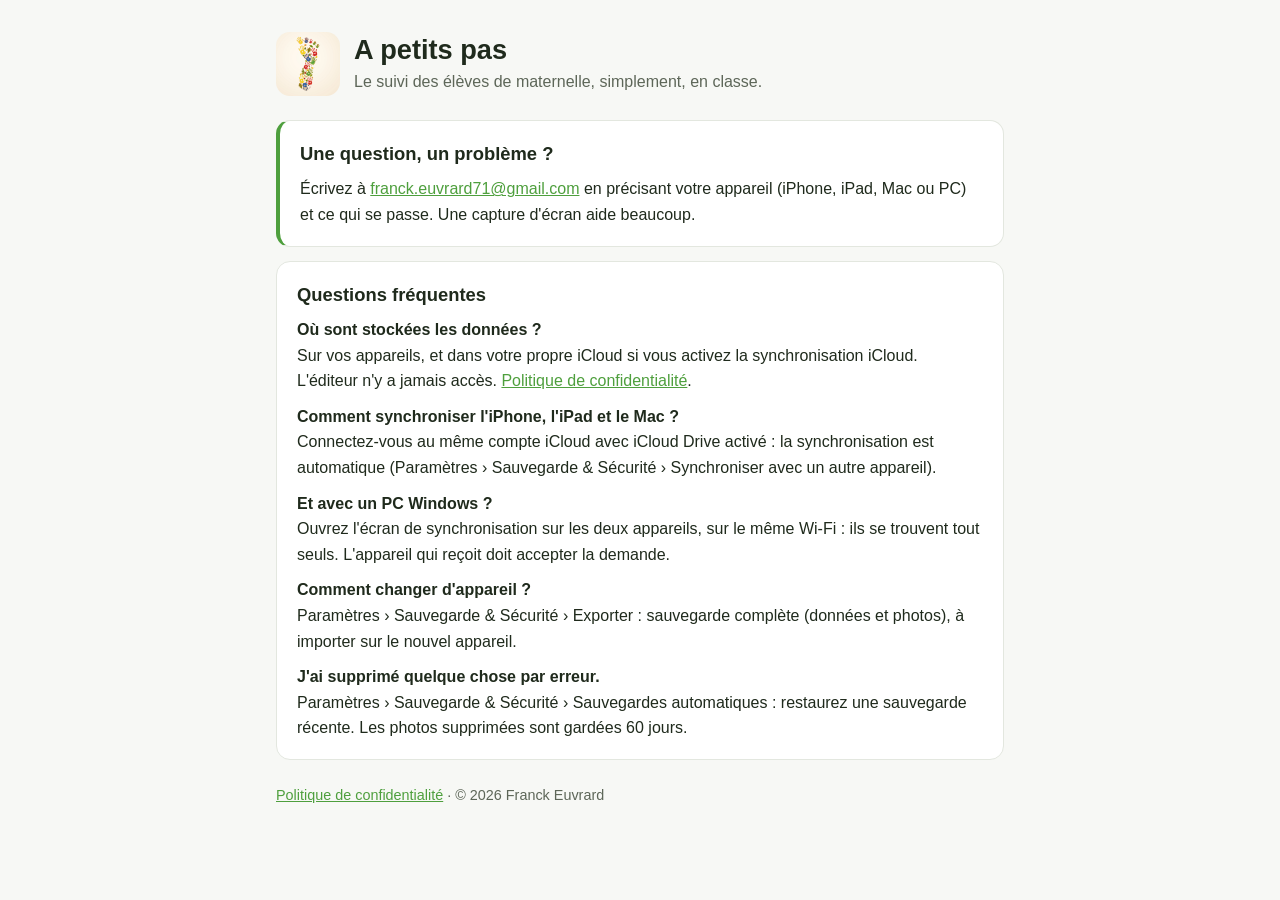
<file: docs/index.html>
<!doctype html>
<html lang="fr">
<head>
  <meta charset="utf-8">
  <meta name="viewport" content="width=device-width, initial-scale=1">
  <title>A petits pas – Assistance</title>
  <meta name="description" content="Assistance de l'application A petits pas, suivi pédagogique en maternelle.">
  <link rel="stylesheet" href="style.css">
</head>
<body>
<main>
  <header>
    <img src="app_icon.jpg" alt="">
    <div>
      <h1>A petits pas</h1>
      <p class="subtitle">Le suivi des élèves de maternelle, simplement, en classe.</p>
    </div>
  </header>

  <section class="highlight">
    <h2>Une question, un problème ?</h2>
    <p>Écrivez à <a href="mailto:franck.euvrard71@gmail.com">franck.euvrard71@gmail.com</a>
      en précisant votre appareil (iPhone, iPad, Mac ou PC) et ce qui se passe. Une capture d'écran aide beaucoup.</p>
  </section>

  <section>
    <h2>Questions fréquentes</h2>
    <p><strong>Où sont stockées les données ?</strong><br>
      Sur vos appareils, et dans votre propre iCloud si vous activez la synchronisation iCloud. L'éditeur n'y a jamais accès.
      <a href="confidentialite.html">Politique de confidentialité</a>.</p>
    <p><strong>Comment synchroniser l'iPhone, l'iPad et le Mac ?</strong><br>
      Connectez-vous au même compte iCloud avec iCloud Drive activé : la synchronisation est automatique
      (Paramètres › Sauvegarde &amp; Sécurité › Synchroniser avec un autre appareil).</p>
    <p><strong>Et avec un PC Windows ?</strong><br>
      Ouvrez l'écran de synchronisation sur les deux appareils, sur le même Wi-Fi : ils se trouvent tout seuls.
      L'appareil qui reçoit doit accepter la demande.</p>
    <p><strong>Comment changer d'appareil ?</strong><br>
      Paramètres › Sauvegarde &amp; Sécurité › Exporter : sauvegarde complète (données et photos), à importer sur le nouvel appareil.</p>
    <p><strong>J'ai supprimé quelque chose par erreur.</strong><br>
      Paramètres › Sauvegarde &amp; Sécurité › Sauvegardes automatiques : restaurez une sauvegarde récente. Les photos supprimées sont gardées 60 jours.</p>
  </section>

  <footer><a href="confidentialite.html">Politique de confidentialité</a> · © 2026 Franck Euvrard</footer>
</main>
</body>
</html>
</file>
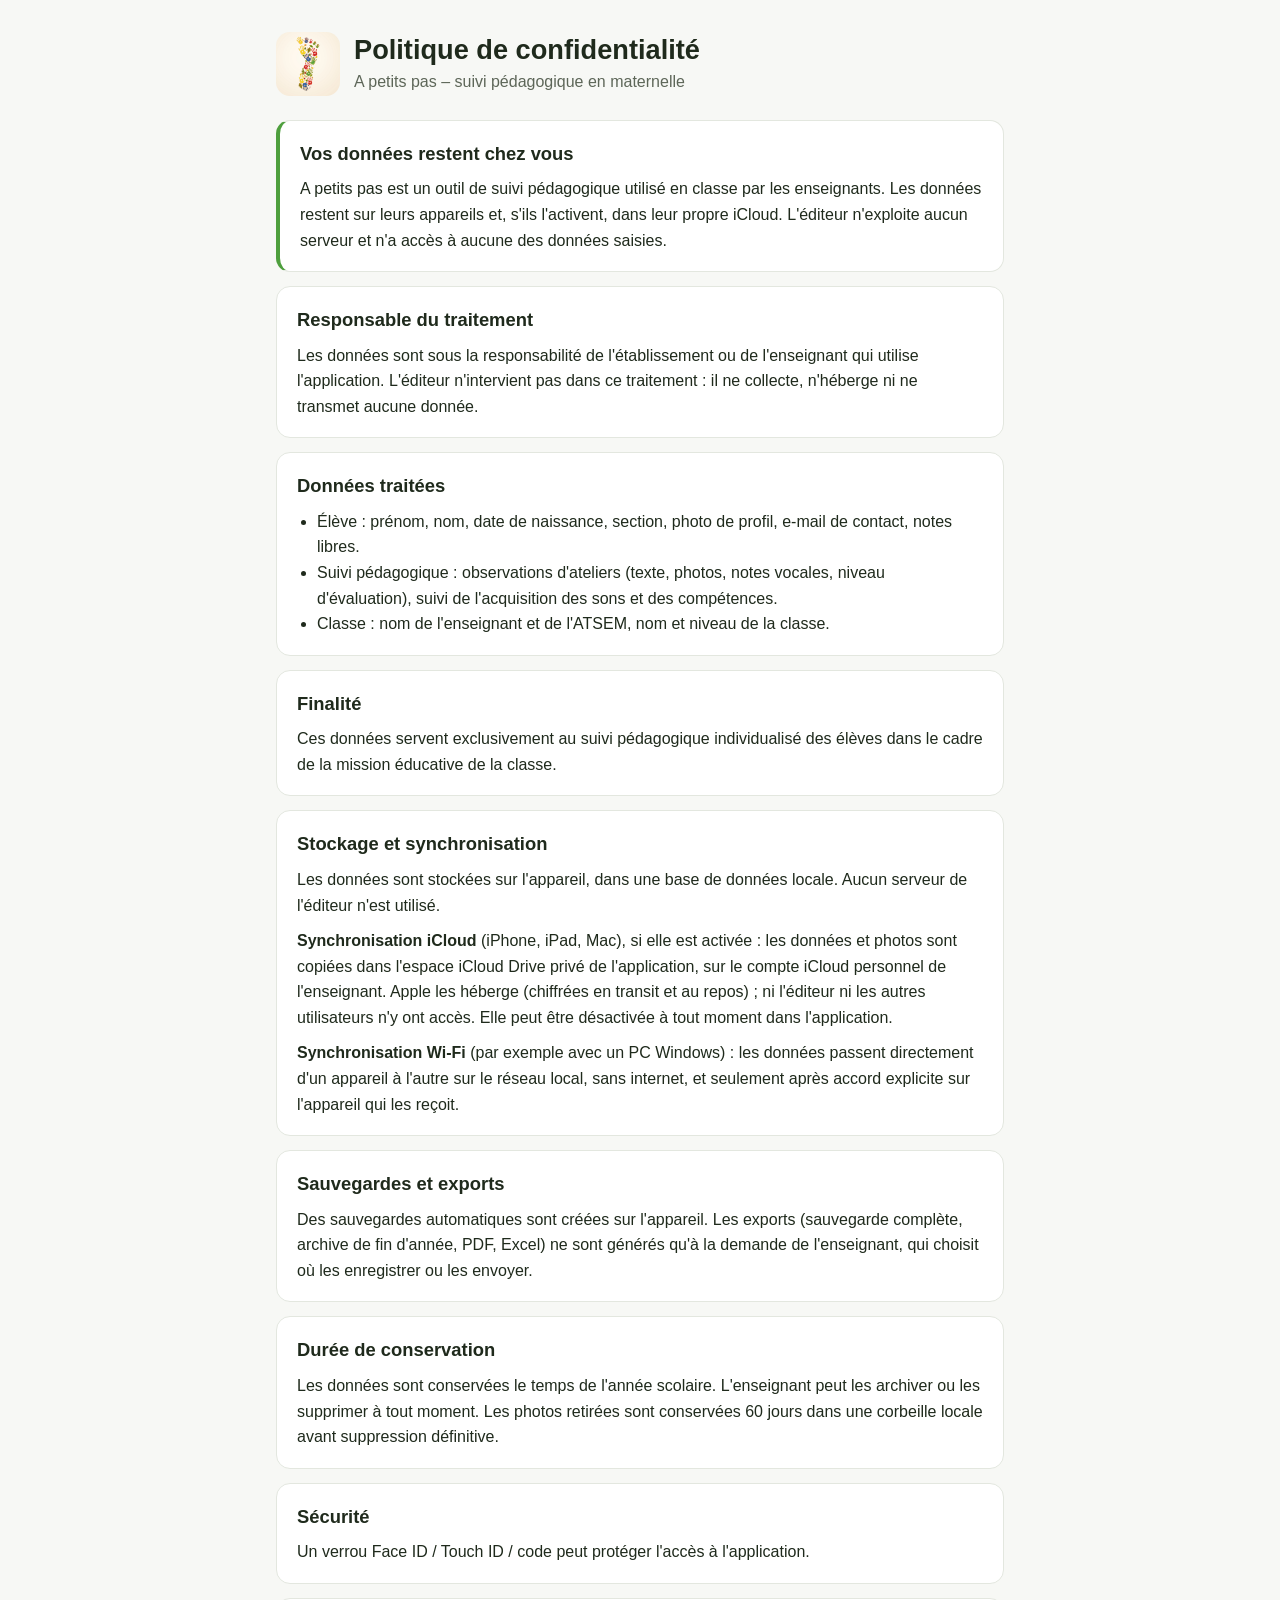
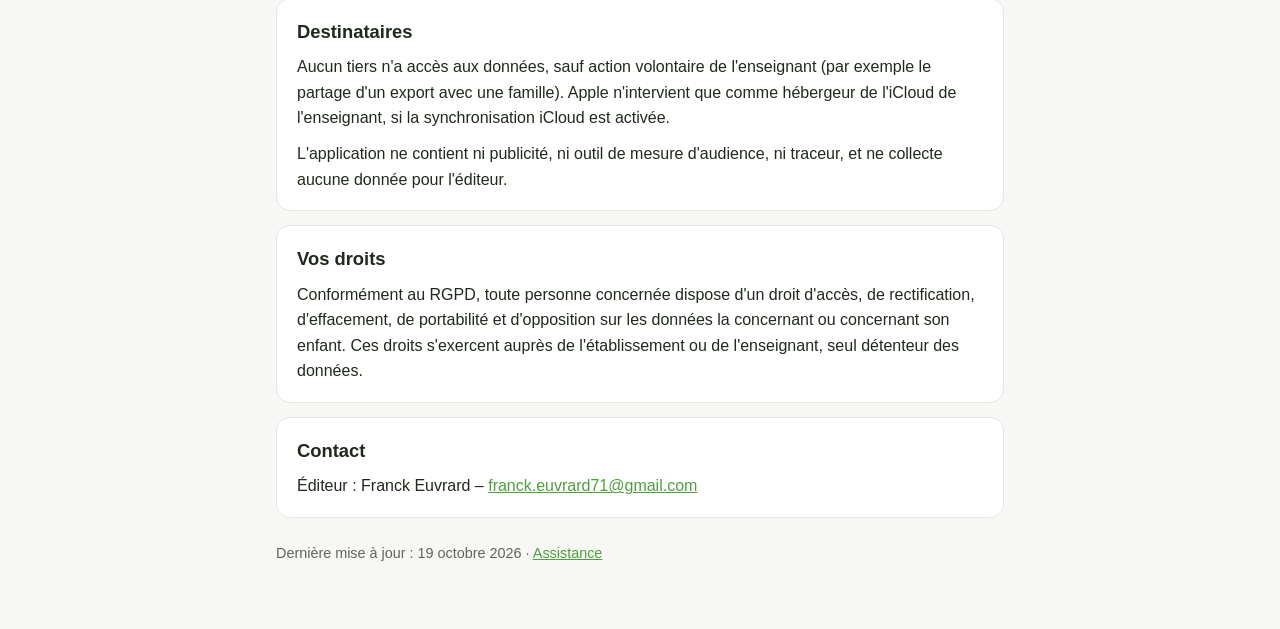
<file: docs/confidentialite.html>
<!doctype html>
<html lang="fr">
<head>
  <meta charset="utf-8">
  <meta name="viewport" content="width=device-width, initial-scale=1">
  <title>Confidentialité – A petits pas</title>
  <meta name="description" content="Politique de confidentialité de l'application A petits pas.">
  <link rel="stylesheet" href="style.css">
</head>
<body>
<main>
  <header>
    <img src="app_icon.jpg" alt="">
    <div>
      <h1>Politique de confidentialité</h1>
      <p class="subtitle">A petits pas – suivi pédagogique en maternelle</p>
    </div>
  </header>

  <section class="highlight">
    <h2>Vos données restent chez vous</h2>
    <p>A petits pas est un outil de suivi pédagogique utilisé en classe par les enseignants.
      Les données restent sur leurs appareils et, s'ils l'activent, dans leur propre iCloud.
      L'éditeur n'exploite aucun serveur et n'a accès à aucune des données saisies.</p>
  </section>

  <section>
    <h2>Responsable du traitement</h2>
    <p>Les données sont sous la responsabilité de l'établissement ou de l'enseignant qui utilise l'application.
      L'éditeur n'intervient pas dans ce traitement : il ne collecte, n'héberge ni ne transmet aucune donnée.</p>
  </section>

  <section>
    <h2>Données traitées</h2>
    <ul>
      <li>Élève : prénom, nom, date de naissance, section, photo de profil, e-mail de contact, notes libres.</li>
      <li>Suivi pédagogique : observations d'ateliers (texte, photos, notes vocales, niveau d'évaluation), suivi de l'acquisition des sons et des compétences.</li>
      <li>Classe : nom de l'enseignant et de l'ATSEM, nom et niveau de la classe.</li>
    </ul>
  </section>

  <section>
    <h2>Finalité</h2>
    <p>Ces données servent exclusivement au suivi pédagogique individualisé des élèves dans le cadre de la mission éducative de la classe.</p>
  </section>

  <section>
    <h2>Stockage et synchronisation</h2>
    <p>Les données sont stockées sur l'appareil, dans une base de données locale. Aucun serveur de l'éditeur n'est utilisé.</p>
    <p><strong>Synchronisation iCloud</strong> (iPhone, iPad, Mac), si elle est activée : les données et photos sont copiées dans
      l'espace iCloud Drive privé de l'application, sur le compte iCloud personnel de l'enseignant. Apple les héberge
      (chiffrées en transit et au repos) ; ni l'éditeur ni les autres utilisateurs n'y ont accès. Elle peut être désactivée à tout moment dans l'application.</p>
    <p><strong>Synchronisation Wi-Fi</strong> (par exemple avec un PC Windows) : les données passent directement d'un appareil à
      l'autre sur le réseau local, sans internet, et seulement après accord explicite sur l'appareil qui les reçoit.</p>
  </section>

  <section>
    <h2>Sauvegardes et exports</h2>
    <p>Des sauvegardes automatiques sont créées sur l'appareil. Les exports (sauvegarde complète, archive de fin d'année, PDF, Excel)
      ne sont générés qu'à la demande de l'enseignant, qui choisit où les enregistrer ou les envoyer.</p>
  </section>

  <section>
    <h2>Durée de conservation</h2>
    <p>Les données sont conservées le temps de l'année scolaire. L'enseignant peut les archiver ou les supprimer à tout moment.
      Les photos retirées sont conservées 60 jours dans une corbeille locale avant suppression définitive.</p>
  </section>

  <section>
    <h2>Sécurité</h2>
    <p>Un verrou Face ID / Touch ID / code peut protéger l'accès à l'application.</p>
  </section>

  <section>
    <h2>Destinataires</h2>
    <p>Aucun tiers n'a accès aux données, sauf action volontaire de l'enseignant (par exemple le partage d'un export avec une famille).
      Apple n'intervient que comme hébergeur de l'iCloud de l'enseignant, si la synchronisation iCloud est activée.</p>
    <p>L'application ne contient ni publicité, ni outil de mesure d'audience, ni traceur, et ne collecte aucune donnée pour l'éditeur.</p>
  </section>

  <section>
    <h2>Vos droits</h2>
    <p>Conformément au RGPD, toute personne concernée dispose d'un droit d'accès, de rectification, d'effacement, de portabilité et
      d'opposition sur les données la concernant ou concernant son enfant. Ces droits s'exercent auprès de l'établissement ou de
      l'enseignant, seul détenteur des données.</p>
  </section>

  <section>
    <h2>Contact</h2>
    <p>Éditeur : Franck Euvrard – <a href="mailto:franck.euvrard71@gmail.com">franck.euvrard71@gmail.com</a></p>
  </section>

  <footer>Dernière mise à jour : 19 octobre 2026 · <a href="index.html">Assistance</a></footer>
</main>
</body>
</html>
</file>
<file: docs/style.css>
:root {
  --bg: #f7f8f5;
  --card: #ffffff;
  --text: #1f2a1c;
  --muted: #5d6658;
  --accent: #4e9f3d;
  --border: #e3e7df;
}
@media (prefers-color-scheme: dark) {
  :root {
    --bg: #141712;
    --card: #1d211b;
    --text: #e8ece5;
    --muted: #a3ad9e;
    --accent: #7cc36b;
    --border: #2c3229;
  }
}
* { box-sizing: border-box; }
body {
  margin: 0;
  background: var(--bg);
  color: var(--text);
  font: 16px/1.6 -apple-system, BlinkMacSystemFont, "Segoe UI", Roboto, sans-serif;
}
main { max-width: 760px; margin: 0 auto; padding: 32px 16px 64px; }
header { display: flex; align-items: center; gap: 14px; margin-bottom: 24px; }
header img { width: 64px; height: 64px; border-radius: 14px; }
h1 { font-size: 1.7rem; margin: 0; line-height: 1.2; }
h2 { font-size: 1.15rem; margin: 0 0 8px; }
.subtitle { color: var(--muted); margin: 2px 0 0; }
section {
  background: var(--card);
  border: 1px solid var(--border);
  border-radius: 14px;
  padding: 18px 20px;
  margin-bottom: 14px;
}
section p { margin: 0 0 10px; }
section p:last-child, section ul:last-child { margin-bottom: 0; }
ul { padding-left: 20px; margin: 0 0 10px; }
a { color: var(--accent); }
.highlight { border-left: 4px solid var(--accent); }
footer { color: var(--muted); font-size: 0.9rem; margin-top: 24px; }
</file>
